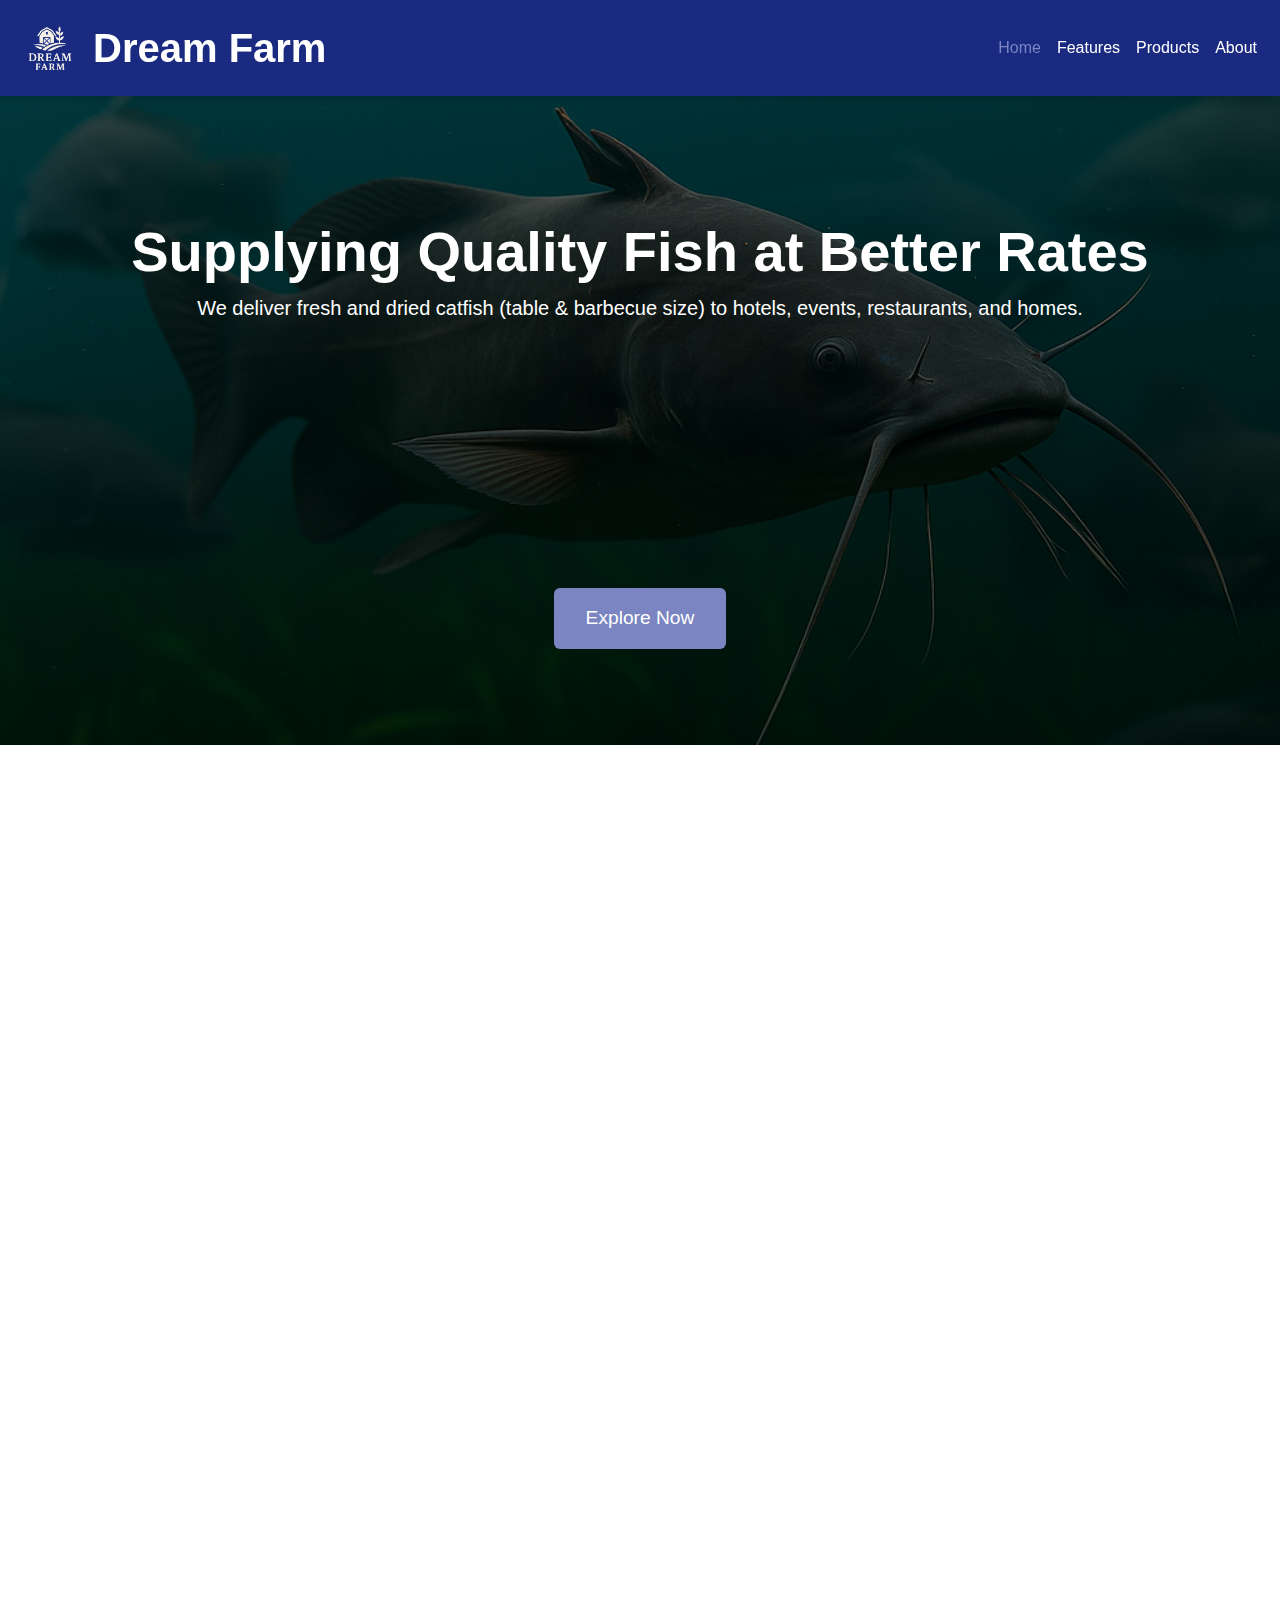
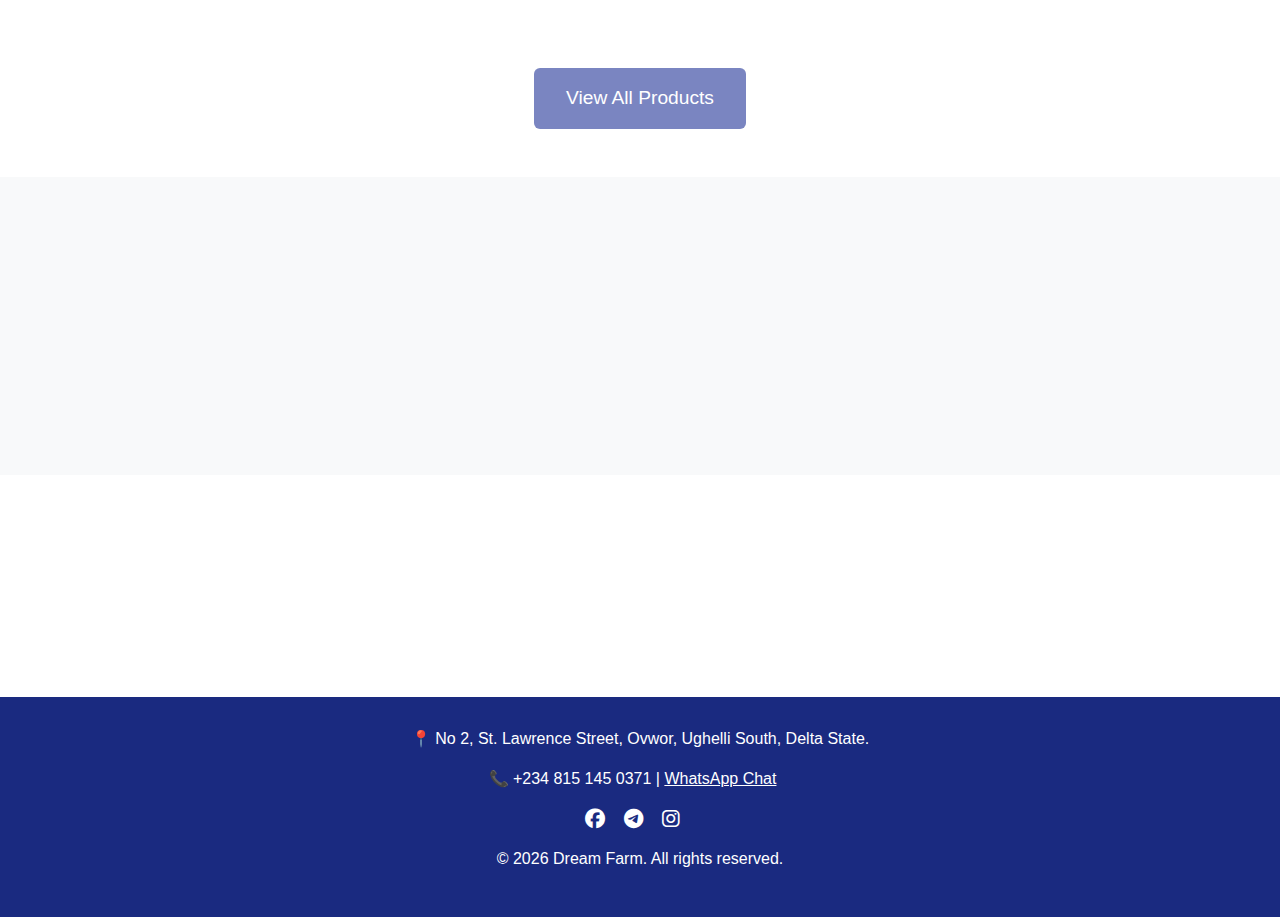
<file: index.html>
<!DOCTYPE html>
<html lang="en">
  <head>
    <meta charset="UTF-8" />
    <meta name="viewport" content="width=device-width, initial-scale=1" />
    <link rel="icon" href="images/favicon-32x32.png" type="image/png">

    <title>Dream Farm - Home</title>
    <!-- Social Media Preview Meta Tags -->
    <meta property="og:title" content="Dream Farm - Fresh & Smoked Catfish" />
    <meta
      property="og:description"
      content="Get healthy, fresh, and smoked catfish delivered to homes, hotels, and events at the best prices."
    />
    <meta
      property="og:image"
      content="https://inioluwanelson.github.io/DreamFarm/images/og-image.png"
    />
    <meta
      property="og:url"
      content="https://inioluwanelson.github.io/DreamFarm/"
    />
    <meta name="twitter:card" content="summary_large_image" />
    <meta name="twitter:card" content="summary_large_image" />
    <meta
      name="twitter:title"
      content="Dream Farm – Fresh & Smoked Catfish Delivered to You"
    />
    <meta
      name="twitter:description"
      content="Affordable and quality fish supply for hotels, homes, restaurants, and events."
    />
    <meta
      name="twitter:image"
      content="https://inioluwanelson.github.io/DreamFarm/images/og-image.png"
    />
    <link
      href="https://cdn.jsdelivr.net/npm/bootstrap@5.3.0/dist/css/bootstrap.min.css"
      rel="stylesheet"
    />
    <link
      href="https://cdn.jsdelivr.net/npm/aos@2.3.4/dist/aos.css"
      rel="stylesheet"
    />
    <link
      rel="stylesheet"
      href="https://cdnjs.cloudflare.com/ajax/libs/font-awesome/6.5.0/css/all.min.css"
    />

    <style>
      :root {
        --primary: #1a2a80;
        --secondary: #7a85c1;
        --accent: #b2b0e8;
      }

      body {
        font-family: "Segoe UI", sans-serif;
      }
      *,
      *::before,
      *::after {
        box-sizing: border-box;
      }

      body {
        margin: 0;
        padding: 0;
        overflow-x: hidden;
        width: 100%;
      }

      .navbar {
        background-color: var(--primary);
      }
      .navbar a {
        color: white !important;
      }
      /* Animate the navbar on page load */
      .custom-navbar {
        background-color: var(
          --primary
        ); /* Adjust to match Dream Farm's theme */
        box-shadow: 0 4px 6px rgba(0, 0, 0, 0.1);
        animation: slideDown 0.6s ease-in-out;
        transition: background-color 0.3s ease-in-out;
        z-index: 999;
      }

      @keyframes slideDown {
        from {
          transform: translateY(-100%);
          opacity: 0;
        }
        to {
          transform: translateY(0);
          opacity: 1;
        }
      }

      /* Navbar link hover effect */
      .navbar-nav .nav-link {
        color: #ffffff;
        position: relative;
        transition: color 0.3s ease-in-out;
      }

      .navbar-nav .nav-link::after {
        content: "";
        position: absolute;
        left: 0;
        bottom: -4px;
        width: 0%;
        height: 2px;
        background-color: #b2b0e8; /* highlight color */
        transition: width 0.3s ease;
      }

      .navbar-nav .nav-link:hover {
        color: #b2b0e8;
      }

      .navbar-nav .nav-link:hover::after {
        width: 100%;
      }

      /* Active link customization */
      .navbar-nav .nav-link.active {
        color: #7a85c1 !important;
      }

      .hero {
        background: linear-gradient(rgba(0, 0, 0, 0.5), rgba(0, 0, 0, 0.7)),
          url("images/hero-image.png") no-repeat center center / cover;
        color: white;
        display: flex;
        flex-direction: column;
        justify-content: center;
        align-items: center;
        text-align: center;
        margin-top: 70px;
        min-height: 75vh;
        width: 100%;
        padding: 3rem 1rem;
      }

      .hero-btn {
        padding: 1rem 2rem;
        font-size: 1.2rem;
        background-color: #7a85c1;
        border: none;
      }
      .hero-btn:hover {
        background-color: #b2b0e8;
      }
      .text-center h1 {
        margin-top: 100px;
      }
      .section-title {
        color: var(--primary);
        font-weight: bold;
      }

      .icon-box {
        border: 2px solid var(--secondary);
        border-radius: 10px;
        padding: 20px;
        transition: transform 0.3s ease;
      }

      .icon-box:hover {
        transform: scale(1.05);
        background-color: var(--accent);
        color: white;
      }
      .btn-book {
        background-color: var(--secondary);
        color: white;
        transition: background-color 0.3s ease;
      }
      .btn-book:hover {
        background-color: var(--accent);
      }
      #product-btn {
        padding: 1rem 2rem;
        font-size: 1.2rem;
        background-color: #7a85c1;
        border: none;
        color: white;
      }
      #product-btn:hover {
        background-color: #b2b0e8;
      }
      .footer {
        background-color: var(--primary);
        color: white;
        padding: 30px 0;
      }

      .footer a {
        color: white;
        margin-right: 15px;
      }
      .container {
        max-width: 100%;
        padding-left: 15px;
        padding-right: 15px;
        overflow: hidden;
      }
    </style>
  </head>
  <body>
    <!-- Navbar -->
    <nav class="navbar navbar-expand-lg fixed-top custom-navbar">
      <div class="container">
        <a class="navbar-brand d-flex align-items-center" href="index.html">
          <img
            src="images/logo_4-removebg-preview.png"
            alt="Dream Farm Logo"
            width="70"
            height="70"
            class="me-2"
          />
          <span class="text-white fw-bold display-6">Dream Farm</span>
        </a>
        <button
          class="navbar-toggler"
          type="button"
          data-bs-toggle="collapse"
          data-bs-target="#navbarNav"
        >
          <span class="navbar-toggler-icon bg-light"></span>
        </button>
        <div class="collapse navbar-collapse" id="navbarNav">
          <ul class="navbar-nav ms-auto">
            <li class="nav-item">
              <a class="nav-link active text-warning" href="#">Home</a>
            </li>
            <li class="nav-item">
              <a class="nav-link" href="features.html">Features</a>
            </li>
            <li class="nav-item">
              <a class="nav-link" href="Products.html">Products</a>
            </li>
            <li class="nav-item">
              <a class="nav-link" href="About.html">About</a>
            </li>
          </ul>
        </div>
      </div>
    </nav>

    <section
      class="hero d-flex flex-column justify-content-between align-items-center text-white"
      id="hero"
    >
      <div class="container text-center">
        <h1 class="display-4 fw-bold">
          Supplying Quality Fish at Better Rates
        </h1>
        <p class="lead">
          We deliver fresh and dried catfish (table & barbecue size) to hotels,
          events, restaurants, and homes.
        </p>
      </div>
      <div class="mb-5">
        <a href="#features" class="btn btn-primary hero-btn">Explore Now</a>
      </div>
    </section>

    <section class="py-5" id="features">
      <div class="container">
        <h2 class="text-center section-title mb-4" data-aos="fade-up">
          Why Choose Dream Farm?
        </h2>
        <div class="row g-4">
          <div class="col-md-4" data-aos="fade-right">
            <div class="icon-box text-center">
              <i class="fas fa-fish fa-2x mb-3"></i>
              <h5>Fresh & Dried Catfish</h5>
              <p>
                We supply both fresh and dried catfish in barbecue and table
                sizes—perfectly prepared for your needs.
              </p>
            </div>
          </div>
          <div class="col-md-4" data-aos="fade-up">
            <div class="icon-box text-center">
              <i class="fas fa-utensils fa-2x mb-3"></i>
              <h5>For Hotels, Events & Homes</h5>
              <p>
                Ideal for restaurants, event planners, hotels, and individuals
                seeking high-quality fish at affordable rates.
              </p>
            </div>
          </div>
          <div class="col-md-4" data-aos="fade-left">
            <div class="icon-box text-center">
              <i class="fas fa-truck fa-2x mb-3"></i>
              <h5>Reliable Supply & Delivery</h5>
              <p>
                Count on us for steady supply and prompt delivery, no matter
                your order size or location.
              </p>
            </div>
          </div>
        </div>
      </div>
    </section>

    <section class="py-5 bg-white" id="products">
      <div class="container">
        <h2 class="text-center section-title mb-4" data-aos="fade-up">
          Our Products
        </h2>
        <div class="row g-4 justify-content-center">
          <!-- Fresh Catfish -->
          <div class="col-md-4" data-aos="fade-up">
            <div class="card h-100 shadow-sm">
              <img
                src="images/cat fishm fresh.jpg"
                class="card-img-top"
                alt="Fresh Catfish"
                style="object-fit: cover; height: 250px"
              />
              <div class="card-body">
                <h5 class="card-title">Fresh Catfish</h5>
                <p class="card-text">
                  Table-size and barbecue-size fresh catfish harvested from
                  clean, well-managed ponds.
                </p>
                <a
                  href="https://wa.me/2348151450371?text=Hello%2C%20I'm%20interested%20in%20ordering%20Fresh%20Catfish%20from%20Dream%20Farm."
                  class="btn btn-book w-100"
                  >Order Now</a
                >
              </div>
            </div>
          </div>

          <!-- Smoked Catfish -->
          <div class="col-md-4" data-aos="fade-up" data-aos-delay="100">
            <div class="card h-100 shadow-sm">
              <img
                src="images/cat fish.jpg"
                class="card-img-top"
                alt="Smoked Catfish"
                style="object-fit: cover; height: 250px"
              />
              <div class="card-body">
                <h5 class="card-title">Smoked Catfish</h5>
                <p class="card-text">
                  Tasty and well-packaged dried catfish. Ideal for home use,
                  restaurants, or catering services.
                </p>
                <a
                  href="https://wa.me/2348151450371?text=Hello%2C%20I'm%20interested%20in%20ordering%20Smoked%20Catfish%20from%20Dream%20Farm."
                  class="btn btn-book w-100"
                  >Order Now</a
                >
              </div>
            </div>
          </div>
        </div>
        <div class="text-center mt-4">
          <a
            href="Products.html"
            class="btn btn-outline-primary"
            id="product-btn"
            >View All Products</a
          >
        </div>
      </div>
    </section>

    <section class="py-5 bg-light" id="services">
      <div class="container">
        <h2 class="text-center section-title mb-4" data-aos="fade-up">
          Our Services
        </h2>
        <div class="row g-4">
          <div class="col-md-6" data-aos="flip-left">
            <div class="icon-box">
              <h5>Fish Farming & Processing</h5>
              <p>
                We breed, raise, and process high-quality catfish using best
                practices for health and taste.
              </p>
            </div>
          </div>
          <div class="col-md-6" data-aos="flip-right">
            <div class="icon-box">
              <h5>Bulk Supply & Distribution</h5>
              <p>
                We cater to events, restaurants, and hotels with large and
                small-scale fish supply at competitive rates.
              </p>
            </div>
          </div>
        </div>
      </div>
    </section>

    <section class="py-5" id="about">
      <div class="container">
        <h2 class="text-center section-title mb-4" data-aos="fade-up">
          About Dream Farm
        </h2>
        <p class="text-center" data-aos="fade-in">
          Dream Farm is dedicated to supplying premium quality fresh and dried
          catfish to homes, restaurants, hotels, and event organizers. With a
          focus on affordability and hygiene, we raise our fish in clean
          environments and ensure quick delivery to your doorstep.
        </p>
      </div>
    </section>

    <!-- Footer -->
    <footer class="footer text-center">
      <div class="container">
        <p>📍 No 2, St. Lawrence Street, Ovwor, Ughelli South, Delta State.</p>
        <p>
          📞 +234 815 145 0371 |
          <a href="https://wa.me/2348151450371" target="_blank"
            >WhatsApp Chat</a
          >
        </p>
        <div>
          <a href="https://facebook.com" target="_blank"
            ><i class="fab fa-facebook fa-lg"></i
          ></a>
          <a href="https://t.me" target="_blank"
            ><i class="fab fa-telegram fa-lg"></i
          ></a>
          <a href="https://instagram.com" target="_blank"
            ><i class="fab fa-instagram fa-lg"></i
          ></a>
        </div>
        <p class="mt-3">
          &copy; <span id="currentYear"></span> Dream Farm. All rights reserved.
        </p>
      </div>
    </footer>

    <!-- JS -->
    <script src="https://cdn.jsdelivr.net/npm/bootstrap@5.3.0/dist/js/bootstrap.bundle.min.js"></script>
    <script src="https://cdn.jsdelivr.net/npm/aos@2.3.4/dist/aos.js"></script>
    <script>
      AOS.init();
    </script>
    <script>
      // Auto-update the footer year
      document.getElementById("currentYear").textContent =
        new Date().getFullYear();
    </script>
  </body>
</html>
</file>
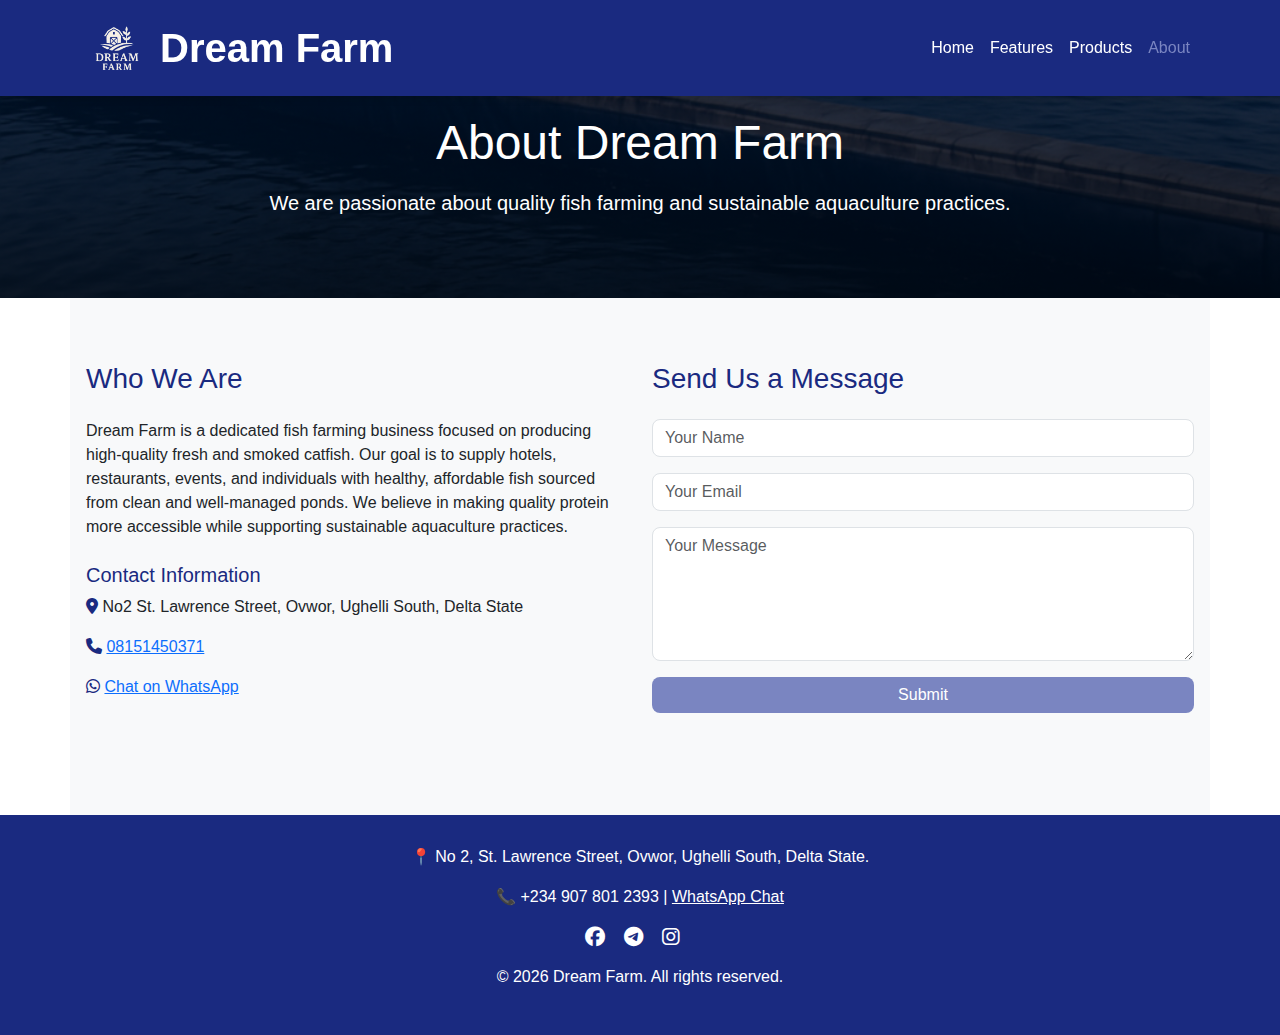
<file: About.html>
<!DOCTYPE html>
<html lang="en">
  <head>
    <meta charset="UTF-8" />
    <meta name="viewport" content="width=device-width, initial-scale=1" />
    <link rel="icon" href="images/favicon-32x32.png" type="image/png" />
    <title>About Us | Dream Farm</title>
    <link
      href="https://cdn.jsdelivr.net/npm/bootstrap@5.3.0/dist/css/bootstrap.min.css"
      rel="stylesheet"
    />
    <link
      href="https://cdn.jsdelivr.net/npm/aos@2.3.4/dist/aos.css"
      rel="stylesheet"
    />
    <link
      rel="stylesheet"
      href="https://cdnjs.cloudflare.com/ajax/libs/font-awesome/6.5.0/css/all.min.css"
    />
    <style>
      :root {
        --primary: #1a2a80;
        --secondary: #7a85c1;
        --accent: #b2b0e8;
      }
      body {
        font-family: "Segoe UI", sans-serif;
      }
      .navbar {
        background-color: var(--primary);
      }
      .navbar a {
        color: white !important;
      }
      /* Animate the navbar on page load */
      .custom-navbar {
        background-color: var(
          --primary
        ); /* Adjust to match Dream Farm's theme */
        box-shadow: 0 4px 6px rgba(0, 0, 0, 0.1);
        animation: slideDown 0.6s ease-in-out;
        transition: background-color 0.3s ease-in-out;
        z-index: 999;
      }

      @keyframes slideDown {
        from {
          transform: translateY(-100%);
          opacity: 0;
        }
        to {
          transform: translateY(0);
          opacity: 1;
        }
      }

      /* Navbar link hover effect */
      .navbar-nav .nav-link {
        color: #ffffff;
        position: relative;
        transition: color 0.3s ease-in-out;
      }

      .navbar-nav .nav-link::after {
        content: "";
        position: absolute;
        left: 0;
        bottom: -4px;
        width: 0%;
        height: 2px;
        background-color: #b2b0e8; /* highlight color */
        transition: width 0.3s ease;
      }

      .navbar-nav .nav-link:hover {
        color: #b2b0e8;
      }

      .navbar-nav .nav-link:hover::after {
        width: 100%;
      }

      /* Active link customization */
      .navbar-nav .nav-link.active {
        color: #7a85c1 !important;
      }

      .header {
        background: linear-gradient(rgba(0, 0, 0, 0.5), rgba(0, 0, 0, 0.7)),
          url("images/about\ image.png") no-repeat center center/cover;
        color: white;
        padding: 4rem 1rem;
        text-align: center;
        margin-top: 50px;
      }
      .header h1 {
        font-size: 3rem;
      }
      .contact-section {
        background-color: #f8f9fa;
        padding: 4rem 1rem;
      }
      .form-control,
      .btn {
        border-radius: 0.5rem;
      }

      .social-icons a {
        color: white;
        font-size: 1.5rem;
        margin-right: 15px;
        transition: color 0.3s ease-in-out;
      }
      .social-icons a:hover {
        color: var(--accent);
      }
      .footer {
        background-color: var(--primary);
        color: white;
        padding: 30px 0;
      }

      .footer {
        background-color: var(--primary);
        color: white;
        padding: 30px 0;
      }
      .footer a {
        color: white;
      }
      .footer i {
        color: white;
        margin-right: 15px;
      }
      .contact-info i {
        color: #28a745;
        margin-right: 10px;
      }
      #button {
        background-color: #7a85c1;
        border: none;
      }
      #button:hover {
        background-color: #b2b0e8;
        border: none;
      }
      i {
        color: #1a2a80;
      }
    </style>
  </head>
  <body>
    <!-- Navbar -->
    <nav class="navbar navbar-expand-lg fixed-top custom-navbar">
      <div class="container">
        <a class="navbar-brand d-flex align-items-center" href="index.html">
          <img
            src="images/logo_4-removebg-preview.png"
            alt="Dream Farm Logo"
            width="70"
            height="70"
            class="me-2"
          />
          <span class="text-white fw-bold display-6">Dream Farm</span>
        </a>
        <button
          class="navbar-toggler"
          type="button"
          data-bs-toggle="collapse"
          data-bs-target="#navbarNav"
        >
          <span class="navbar-toggler-icon bg-light"></span>
        </button>
        <div class="collapse navbar-collapse" id="navbarNav">
          <ul class="navbar-nav ms-auto">
            <li class="nav-item">
              <a class="nav-link" href="index.html">Home</a>
            </li>
            <li class="nav-item">
              <a class="nav-link" href="features.html">Features</a>
            </li>
            <li class="nav-item">
              <a class="nav-link" href="Products.html">Products</a>
            </li>
            <li class="nav-item">
              <a class="nav-link active text-warning" href="#">About</a>
            </li>
          </ul>
        </div>
      </div>
    </nav>

    <!-- Header Section -->
    <section class="header animate__animated animate__fadeInDown">
      <h1>About Dream Farm</h1>
      <p class="lead mt-3">
        We are passionate about quality fish farming and sustainable aquaculture
        practices.
      </p>
    </section>

    <!-- Contact and Info Section -->
    <section class="contact-section container">
      <div class="row g-4">
        <div class="col-md-6 animate__animated animate__fadeInLeft">
          <h3 class="mb-4" style="color: #1a2a80">Who We Are</h3>
          <p>
            Dream Farm is a dedicated fish farming business focused on producing
            high-quality fresh and smoked catfish. Our goal is to supply hotels,
            restaurants, events, and individuals with healthy, affordable fish
            sourced from clean and well-managed ponds. We believe in making
            quality protein more accessible while supporting sustainable
            aquaculture practices.
          </p>

          <h5 class="mt-4" style="color: #1a2a80">Contact Information</h5>
          <p>
            <i class="fas fa-map-marker-alt"></i> No2 St. Lawrence Street,
            Ovwor, Ughelli South, Delta State
          </p>
          <p>
            <i class="fas fa-phone"></i>
            <a href="tel:08151450371">08151450371</a>
          </p>
          <p>
            <i class="fab fa-whatsapp"></i>
            <a href="https://wa.me/2349078012393" target="_blank"
              >Chat on WhatsApp</a
            >
          </p>
          <div class="social-icons mt-3">
            <a href="https://facebook.com" target="_blank"
              ><i class="bi bi-facebook"></i
            ></a>
            <a href="https://t.me" target="_blank"
              ><i class="bi bi-telegram"></i
            ></a>
            <a href="https://instagram.com" target="_blank"
              ><i class="bi bi-instagram"></i
            ></a>
          </div>
        </div>

        <!-- Netlify Form -->
        <div class="col-md-6 animate__animated animate__fadeInRight">
          <h3 class="mb-4" style="color: #1a2a80">Send Us a Message</h3>
          <form
            name="contact"
            action="thank-you.html"
            method="POST"
            data-netlify="true"
          >
            <div class="mb-3">
              <input
                type="text"
                name="name"
                class="form-control"
                placeholder="Your Name"
                required
              />
            </div>
            <div class="mb-3">
              <input
                type="email"
                name="email"
                class="form-control"
                placeholder="Your Email"
                required
              />
            </div>
            <div class="mb-3">
              <textarea
                name="message"
                class="form-control"
                placeholder="Your Message"
                rows="5"
                required
              ></textarea>
            </div>
            <button type="submit" class="btn btn-primary w-100" id="button">
              Submit
            </button>
          </form>
        </div>
      </div>
    </section>

    <!-- Footer -->
    <footer class="footer text-center">
      <div class="container">
        <p>📍 No 2, St. Lawrence Street, Ovwor, Ughelli South, Delta State.</p>
        <p>
          📞 +234 907 801 2393 |
          <a href="https://wa.me/2349078012393" target="_blank"
            >WhatsApp Chat</a
          >
        </p>
        <div>
          <a href="https://facebook.com" target="_blank"
            ><i class="fab fa-facebook fa-lg"></i
          ></a>
          <a href="https://t.me" target="_blank"
            ><i class="fab fa-telegram fa-lg"></i
          ></a>
          <a href="https://instagram.com" target="_blank"
            ><i class="fab fa-instagram fa-lg"></i
          ></a>
        </div>
        <p class="mt-3">
          &copy; <span id="currentYear"></span> Dream Farm. All rights reserved.
        </p>
      </div>
    </footer>

    <!-- JS -->
    <script src="https://cdn.jsdelivr.net/npm/bootstrap@5.3.0/dist/js/bootstrap.bundle.min.js"></script>
    <script src="https://cdn.jsdelivr.net/npm/aos@2.3.4/dist/aos.js"></script>
    <script>
      AOS.init();
    </script>
    <script>
      // Auto-update the footer year
      document.getElementById("currentYear").textContent =
        new Date().getFullYear();
    </script>
  </body>
</html>
</file>
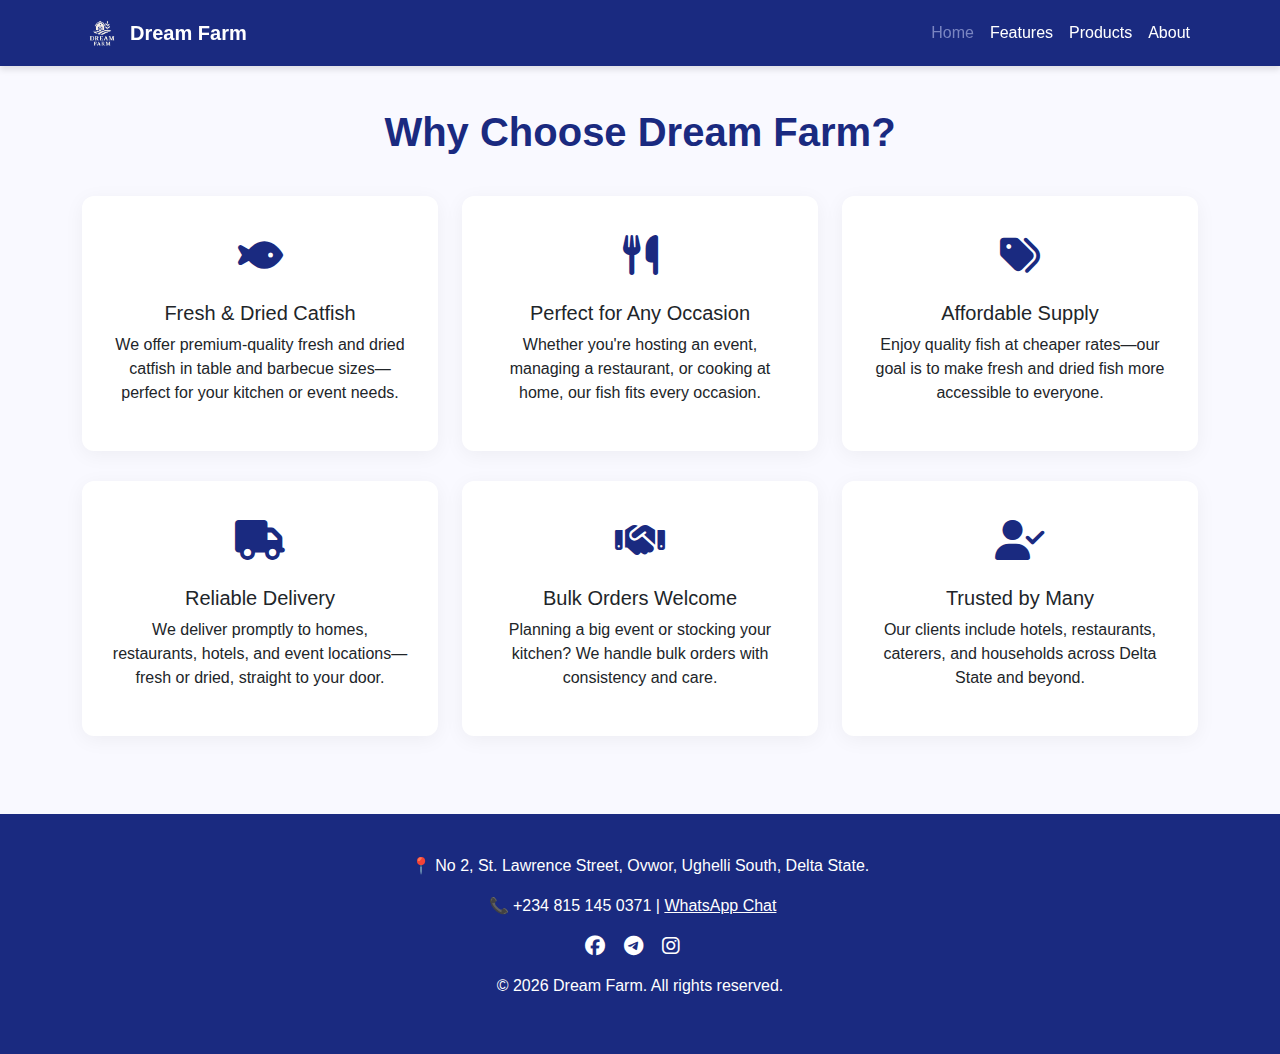
<file: features.html>
<!DOCTYPE html>
<html lang="en">
  <head>
    <meta charset="UTF-8" />
    <meta name="viewport" content="width=device-width, initial-scale=1.0" />
    <title>Features | Dream Farm</title>
    <link
      href="https://cdn.jsdelivr.net/npm/bootstrap@5.3.0/dist/css/bootstrap.min.css"
      rel="stylesheet"
    />
    <link
      href="https://cdnjs.cloudflare.com/ajax/libs/font-awesome/6.4.0/css/all.min.css"
      rel="stylesheet"
    />
    <style>
      :root {
        --primary-color: #1a2a80;
        --accent-color: #7a85c1;
        --highlight-color: #b2b0e8;
      }

      body {
        font-family: "Segoe UI", sans-serif;
        background: #f9f9ff;
      }

      .navbar {
        background-color: var(--primary);
      }
      .navbar a {
        color: white !important;
      }
      .custom-navbar {
        background-color: #1a2a80; /* Adjust to match Dream Farm's theme */
        box-shadow: 0 4px 6px rgba(0, 0, 0, 0.1);
        animation: slideDown 0.6s ease-in-out;
        transition: background-color 0.3s ease-in-out;
        z-index: 999;
      }

      @keyframes slideDown {
        from {
          transform: translateY(-100%);
          opacity: 0;
        }
        to {
          transform: translateY(0);
          opacity: 1;
        }
      }

      /* Navbar link hover effect */
      .navbar-nav .nav-link {
        color: #ffffff;
        position: relative;
        transition: color 0.3s ease-in-out;
      }

      .navbar-nav .nav-link::after {
        content: "";
        position: absolute;
        left: 0;
        bottom: -4px;
        width: 0%;
        height: 2px;
        background-color: #b2b0e8; /* highlight color */
        transition: width 0.3s ease;
      }

      .navbar-nav .nav-link:hover {
        color: #b2b0e8;
      }

      .navbar-nav .nav-link:hover::after {
        width: 100%;
      }

      /* Active link customization */
      .navbar-nav .nav-link.active {
        color: #7a85c1 !important;
      }

      .feature-box {
        background: #fff;
        border-radius: 12px;
        padding: 30px;
        margin-bottom: 30px;
        box-shadow: 0 4px 20px rgba(0, 0, 0, 0.05);
        transition: all 0.3s ease;
      }

      .feature-box:hover {
        transform: translateY(-5px);
        box-shadow: 0 6px 30px rgba(0, 0, 0, 0.1);
      }

      .feature-icon {
        font-size: 40px;
        color: var(--primary-color);
        margin-bottom: 15px;
      }

      .section-title {
        font-size: 2.5rem;
        font-weight: bold;
        color: var(--primary-color);
        margin-bottom: 40px;
        text-align: center;
        margin-top: 60px;
      }

      footer {
        background-color: var(--primary-color);
        color: white;
        padding: 40px 0;
      }

      .social-icons a {
        color: #fff;
        font-size: 20px;
        margin-right: 15px;
        transition: 0.3s;
      }

      .social-icons a:hover {
        color: var(--highlight-color);
      }

      .fade-in {
        animation: fadeIn 1s ease-in-out;
      }

      @keyframes fadeIn {
        from {
          opacity: 0;
          transform: translateY(20px);
        }
        to {
          opacity: 1;
          transform: translateY(0);
        }
      }

      .footer a {
        color: white;
        margin-right: 15px;
      }
    </style>
  </head>
  <body>
    <!-- Navbar -->
    <nav class="navbar navbar-expand-lg fixed-top custom-navbar">
      <div class="container">
        <a class="navbar-brand d-flex align-items-center" href="index.html">
          <img
            src="images/logo_4-removebg-preview.png"
            alt="Dream Farm Logo"
            width="40"
            height="40"
            class="me-2"
          />
          <span class="text-white fw-bold">Dream Farm</span>
        </a>
        <button
          class="navbar-toggler"
          type="button"
          data-bs-toggle="collapse"
          data-bs-target="#navbarNav"
        >
          <span class="navbar-toggler-icon bg-light"></span>
        </button>
        <div class="collapse navbar-collapse" id="navbarNav">
          <ul class="navbar-nav ms-auto">
            <li class="nav-item">
              <a class="nav-link active text-warning" href="index.html">Home</a>
            </li>
            <li class="nav-item">
              <a class="nav-link" href="#">Features</a>
            </li>
            <li class="nav-item">
              <a class="nav-link" href="Products.html">Products</a>
            </li>
            <li class="nav-item">
              <a class="nav-link" href="About.html">About</a>
            </li>
          </ul>
        </div>
      </div>
    </nav>

    <!-- Features Section -->
    <section class="py-5">
      <div class="container">
        <h2 class="section-title fade-in">Why Choose Dream Farm?</h2>
        <div class="row">
          <div class="col-md-4 fade-in">
            <div class="feature-box text-center">
              <div class="feature-icon"><i class="fas fa-fish"></i></div>
              <h5>Fresh & Dried Catfish</h5>
              <p>
                We offer premium-quality fresh and dried catfish in table and
                barbecue sizes—perfect for your kitchen or event needs.
              </p>
            </div>
          </div>

          <div class="col-md-4 fade-in">
            <div class="feature-box text-center">
              <div class="feature-icon"><i class="fas fa-utensils"></i></div>
              <h5>Perfect for Any Occasion</h5>
              <p>
                Whether you're hosting an event, managing a restaurant, or
                cooking at home, our fish fits every occasion.
              </p>
            </div>
          </div>

          <div class="col-md-4 fade-in">
            <div class="feature-box text-center">
              <div class="feature-icon"><i class="fas fa-tags"></i></div>
              <h5>Affordable Supply</h5>
              <p>
                Enjoy quality fish at cheaper rates—our goal is to make fresh
                and dried fish more accessible to everyone.
              </p>
            </div>
          </div>

          <div class="col-md-4 fade-in">
            <div class="feature-box text-center">
              <div class="feature-icon"><i class="fas fa-truck"></i></div>
              <h5>Reliable Delivery</h5>
              <p>
                We deliver promptly to homes, restaurants, hotels, and event
                locations—fresh or dried, straight to your door.
              </p>
            </div>
          </div>

          <div class="col-md-4 fade-in">
            <div class="feature-box text-center">
              <div class="feature-icon"><i class="fas fa-handshake"></i></div>
              <h5>Bulk Orders Welcome</h5>
              <p>
                Planning a big event or stocking your kitchen? We handle bulk
                orders with consistency and care.
              </p>
            </div>
          </div>

          <div class="col-md-4 fade-in">
            <div class="feature-box text-center">
              <div class="feature-icon"><i class="fas fa-user-check"></i></div>
              <h5>Trusted by Many</h5>
              <p>
                Our clients include hotels, restaurants, caterers, and
                households across Delta State and beyond.
              </p>
            </div>
          </div>
        </div>
      </div>
    </section>

    <!-- Footer -->
    <footer class="footer text-center">
      <div class="container">
        <p>📍 No 2, St. Lawrence Street, Ovwor, Ughelli South, Delta State.</p>
        <p>
          📞 +234 815 145 0371 |
          <a href="https://wa.me/2348151450371" target="_blank"
            >WhatsApp Chat</a
          >
        </p>
        <div>
          <a href="https://facebook.com" target="_blank"
            ><i class="fab fa-facebook fa-lg"></i
          ></a>
          <a href="https://t.me" target="_blank"
            ><i class="fab fa-telegram fa-lg"></i
          ></a>
          <a href="https://instagram.com" target="_blank"
            ><i class="fab fa-instagram fa-lg"></i
          ></a>
        </div>
        <p class="mt-3">
          &copy; <span id="currentYear"></span> Dream Farm. All rights reserved.
        </p>
      </div>
    </footer>

    <!-- JS -->
    <script src="https://cdn.jsdelivr.net/npm/bootstrap@5.3.0/dist/js/bootstrap.bundle.min.js"></script>
    <script src="https://cdn.jsdelivr.net/npm/aos@2.3.4/dist/aos.js"></script>
    <script>
      AOS.init();
    </script>
    <script>
      // Auto-update the footer year
      document.getElementById("currentYear").textContent =
        new Date().getFullYear();
    </script>
  </body>
</html>
</file>
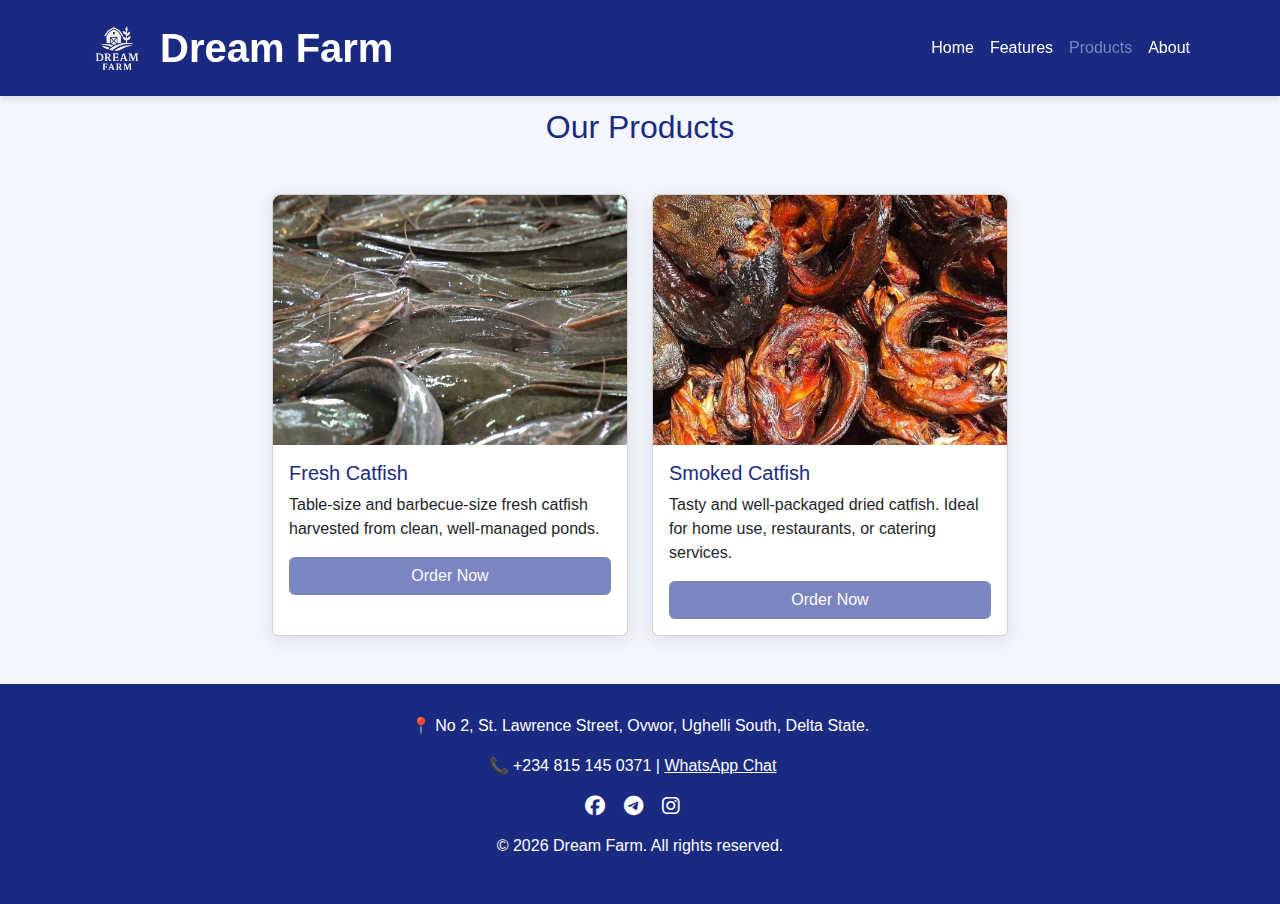
<file: Products.html>
<!DOCTYPE html>
<html lang="en">
  <head>
    <meta charset="UTF-8" />
    <meta name="viewport" content="width=device-width, initial-scale=1.0" />
    <link rel="icon" href="images/favicon-32x32.png" type="image/png">
    <title>Dream Farm - Our Products</title>
    <link
      href="https://cdn.jsdelivr.net/npm/bootstrap@5.3.0/dist/css/bootstrap.min.css"
      rel="stylesheet"
    />
    <link
      href="https://cdnjs.cloudflare.com/ajax/libs/font-awesome/6.4.0/css/all.min.css"
      rel="stylesheet"
    />
    <style>
      body {
        background-color: #f5f7ff;
        font-family: "Segoe UI", sans-serif;
      }
      .product-card {
        transition: transform 0.3s ease, box-shadow 0.3s ease;
      }
      .product-card:hover {
        transform: translateY(-10px);
        box-shadow: 0 10px 20px rgba(0, 0, 0, 0.1);
      }
      .card-title {
        color: #1a2a80;
      }
      .price-range {
        color: #ff8040;
        font-weight: bold;
      }
      .navbar {
        background-color: var(--primary);
      }
      .navbar a {
        color: white !important;
      }
      /* Animate the navbar on page load */
      .custom-navbar {
        background-color: var(
          --primary
        ); /* Adjust to match Dream Farm's theme */
        box-shadow: 0 4px 6px rgba(0, 0, 0, 0.1);
        animation: slideDown 0.6s ease-in-out;
        transition: background-color 0.3s ease-in-out;
        z-index: 999;
      }

      @keyframes slideDown {
        from {
          transform: translateY(-100%);
          opacity: 0;
        }
        to {
          transform: translateY(0);
          opacity: 1;
        }
      }

      /* Navbar link hover effect */
      .navbar-nav .nav-link {
        color: #ffffff;
        position: relative;
        transition: color 0.3s ease-in-out;
      }

      .navbar-nav .nav-link::after {
        content: "";
        position: absolute;
        left: 0;
        bottom: -4px;
        width: 0%;
        height: 2px;
        background-color: #b2b0e8; /* highlight color */
        transition: width 0.3s ease;
      }

      .navbar-nav .nav-link:hover {
        color: #b2b0e8;
      }

      .navbar-nav .nav-link:hover::after {
        width: 100%;
      }

      /* Active link customization */
      .navbar-nav .nav-link.active {
        color: #7a85c1 !important;
      }
      .footer {
        background-color: var(--primary);
        color: white;
        padding: 30px 0;
      }

      .footer a {
        color: white;
        margin-right: 15px;
      }
      .social-icons a {
        color: #fff;
        margin-right: 15px;
      }
      body {
        background-color: #f4f6ff;
        font-family: "Segoe UI", sans-serif;
      }
      .card {
        box-shadow: 0 4px 20px rgba(0, 0, 0, 0.1);
        transition: 0.3s ease-in-out;
      }
      .card:hover {
        transform: translateY(-5px);
      }
      .card-img-top {
        height: 250px;
        object-fit: cover;
        border-top-left-radius: 0.5rem;
        border-top-right-radius: 0.5rem;
      }

      .btn-book {
        background-color: #7a85c1;
        color: white;
      }
      .btn-book:hover {
        background-color: #b2b0e8;
        color: whitesmoke;
      }

      :root {
        --primary: #1a2a80;
        --secondary: #7a85c1;
        --accent: #b2b0e8;
      }
    </style>
  </head>
  <body>
    <!-- Navbar -->
    <nav class="navbar navbar-expand-lg fixed-top custom-navbar">
      <div class="container">
       <a class="navbar-brand d-flex align-items-center" href="index.html">
          <img
            src="images/logo_4-removebg-preview.png"
            alt="Dream Farm Logo"
            width="70"
            height="70"
            class="me-2"
          />
          <span class="text-white fw-bold display-6">Dream Farm</span>
        </a>
        <button
          class="navbar-toggler"
          type="button"
          data-bs-toggle="collapse"
          data-bs-target="#navbarNav"
        >
          <span class="navbar-toggler-icon bg-light"></span>
        </button>
        <div class="collapse navbar-collapse" id="navbarNav">
          <ul class="navbar-nav ms-auto">
            <li class="nav-item">
              <a class="nav-link" href="index.html">Home</a>
            </li>
            <li class="nav-item">
              <a class="nav-link" href="features.html">Features</a>
            </li>
            <li class="nav-item">
              <a class="nav-link  active text-warning" href="#">Products</a>
            </li>
            <li class="nav-item">
              <a class="nav-link" href="About.html">About</a>
            </li>
          </ul>
        </div>
      </div>
    </nav>
    <!-- Products Section -->
    <div class="container py-5">
      <h2 class="text-center mb-5" style="color: #1a2a80; margin-top: 60px">
        Our Products
      </h2>
      <div class="row g-4 justify-content-center">
        <!-- Fresh Catfish -->
        <div class="col-md-4">
          <div class="card h-100">
            <img
              src="images/cat fishm fresh.jpg"
              class="card-img-top"
              alt="Fresh Catfish"
            />
            <div class="card-body">
              <h5 class="card-title">Fresh Catfish</h5>
              <p class="card-text">
                Table-size and barbecue-size fresh catfish harvested from clean,
                well-managed ponds.
              </p>
              <a
                href="https://wa.me/2348151450371?text=Hello%2C%20I'm%20interested%20in%20ordering%20Fresh%20Catfish%20from%20Dream%20Farm."
                class="btn btn-book w-100"
                >Order Now</a
              >
            </div>
          </div>
        </div>

        <!-- Smoked Catfish -->
        <div class="col-md-4">
          <div class="card h-100">
            <img
              src="images/cat fish.jpg"
              class="card-img-top"
              alt="Smoked Catfish"
            />
            <div class="card-body">
              <h5 class="card-title">Smoked Catfish</h5>
              <p class="card-text">
                Tasty and well-packaged dried catfish. Ideal for home use,
                restaurants, or catering services.
              </p>
              <a
                href="https://wa.me/2348151450371?text=Hello%2C%20I'm%20interested%20in%20ordering%20Smoked%20Catfish%20from%20Dream%20Farm."
                class="btn btn-book w-100"
                >Order Now</a
              >
            </div>
          </div>
        </div>
      </div>
    </div>

    <!-- Footer -->
    <footer class="footer text-center">
      <div class="container">
        <p>📍 No 2, St. Lawrence Street, Ovwor, Ughelli South, Delta State.</p>
        <p>
          📞 +234 815 145 0371 |
          <a href="https://wa.me/2348151450371" target="_blank"
            >WhatsApp Chat</a
          >
        </p>
        <div>
          <a href="https://facebook.com" target="_blank"
            ><i class="fab fa-facebook fa-lg"></i
          ></a>
          <a href="https://t.me" target="_blank"
            ><i class="fab fa-telegram fa-lg"></i
          ></a>
          <a href="https://instagram.com" target="_blank"
            ><i class="fab fa-instagram fa-lg"></i
          ></a>
        </div>
        <p class="mt-3">
          &copy; <span id="currentYear"></span> Dream Farm. All rights reserved.
        </p>
      </div>
    </footer>

    <!-- JS -->
    <script src="https://cdn.jsdelivr.net/npm/bootstrap@5.3.0/dist/js/bootstrap.bundle.min.js"></script>
    <script src="https://cdn.jsdelivr.net/npm/aos@2.3.4/dist/aos.js"></script>
    <script>
      AOS.init();
    </script>
    <script>
      // Auto-update the footer year
      document.getElementById("currentYear").textContent =
        new Date().getFullYear();
    </script>
  </body>
</html>
</file>
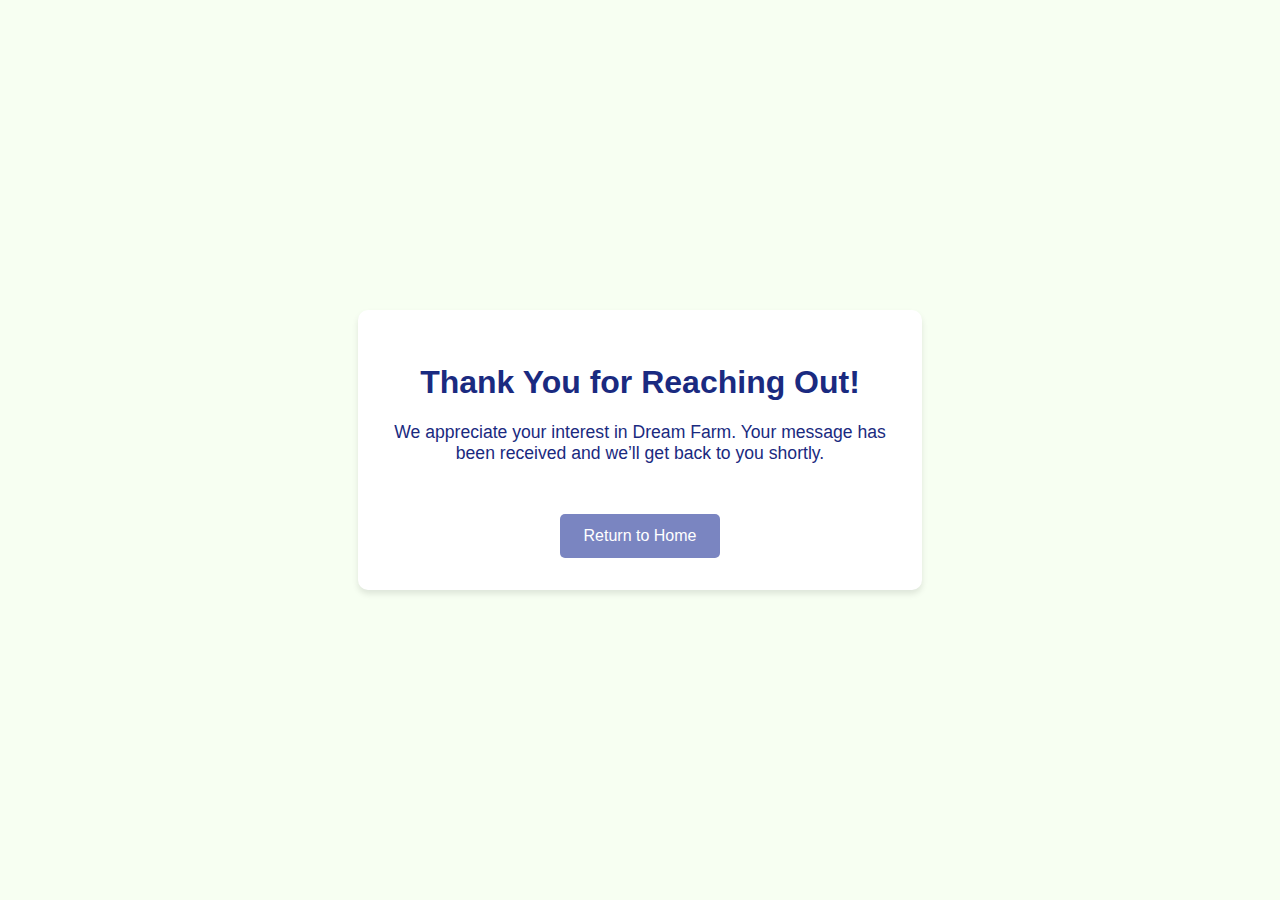
<file: thank-you.html>
<!DOCTYPE html>
<html lang="en">
<head>
  <meta charset="UTF-8">
  <meta name="viewport" content="width=device-width, initial-scale=1">
  <title>Thank You - Dream Farm</title>
  <style>
    body {
      font-family: 'Segoe UI', Tahoma, Geneva, Verdana, sans-serif;
      background-color: #f7fff2;
      margin: 0;
      padding: 0;
      display: flex;
      flex-direction: column;
      align-items: center;
      justify-content: center;
      height: 100vh;
      text-align: center;
      color: #1a2a80;
    }
    .thank-you {
      max-width: 500px;
      padding: 2rem;
      border-radius: 10px;
      background-color: #ffffff;
      box-shadow: 0 4px 6px rgba(0,0,0,0.1);
    }
    h1 {
      font-size: 2rem;
    }
    p {
      margin-top: 1rem;
      font-size: 1.1rem;
    }
    a {
      display: inline-block;
      margin-top: 2rem;
      padding: 0.8rem 1.5rem;
      background-color: #7a85c1;
      color: white;
      text-decoration: none;
      border-radius: 5px;
    }
    a:hover {
      background-color: #b2b0e8;
    }
  </style>
</head>
<body>
  <div class="thank-you">
    <h1>Thank You for Reaching Out!</h1>
    <p>We appreciate your interest in Dream Farm. Your message has been received and we’ll get back to you shortly.</p>
    <a href="index.html">Return to Home</a>
  </div>
</body>
</html>
</file>
